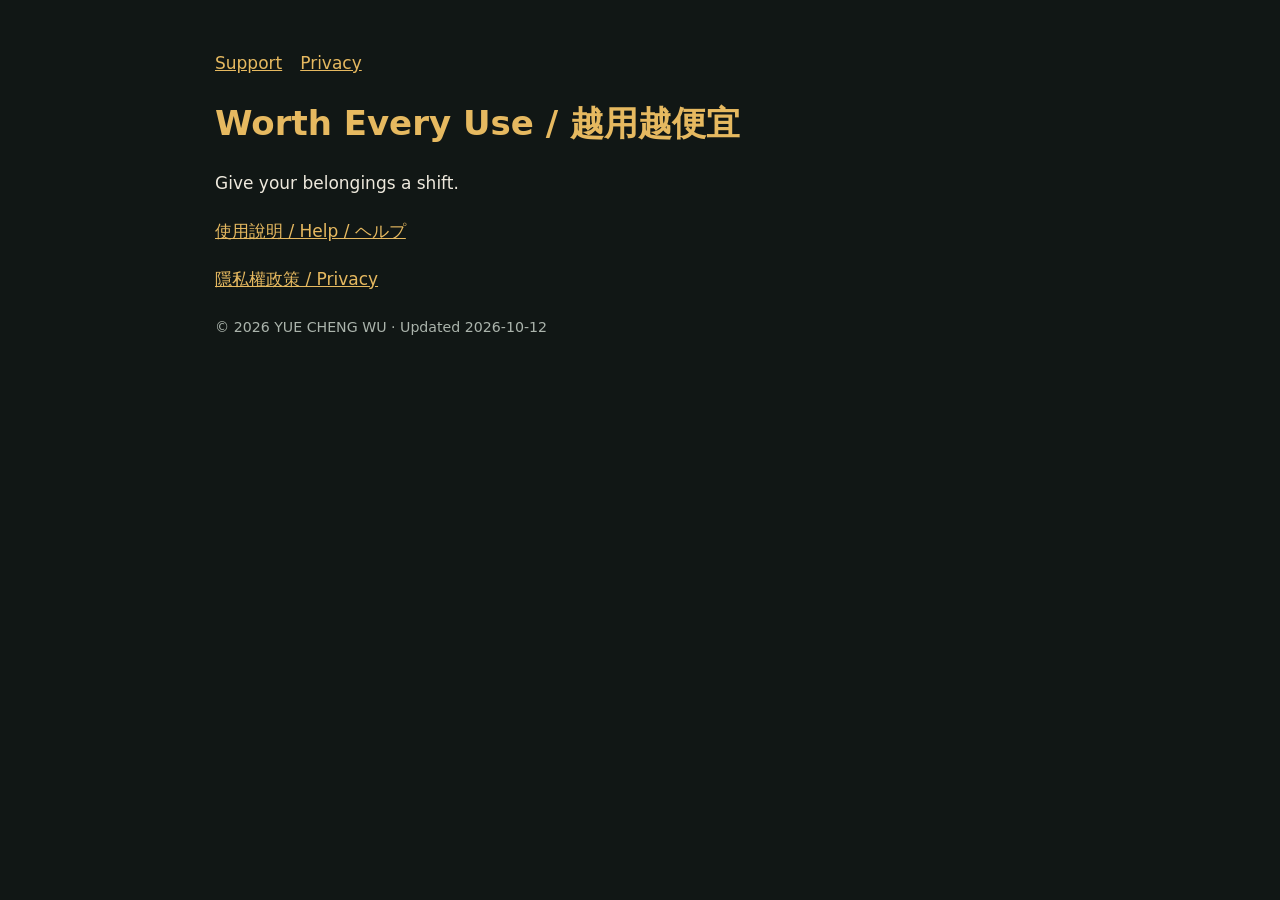
<file: index.html>
<!doctype html><html lang="zh-Hant"><meta charset="utf-8"><meta name="viewport" content="width=device-width, initial-scale=1"><title>Worth Every Use / 越用越便宜</title><link rel="stylesheet" href="style.css"><main><nav><a href="support.html">Support</a><a href="privacy.html">Privacy</a></nav><h1>Worth Every Use / 越用越便宜</h1><p>Give your belongings a shift.</p><p><a href="support.html">使用說明 / Help / ヘルプ</a></p><p><a href="privacy.html">隱私權政策 / Privacy</a></p><p><small>© 2026 YUE CHENG WU · Updated 2026-10-12</small></p></main></html>
</file>
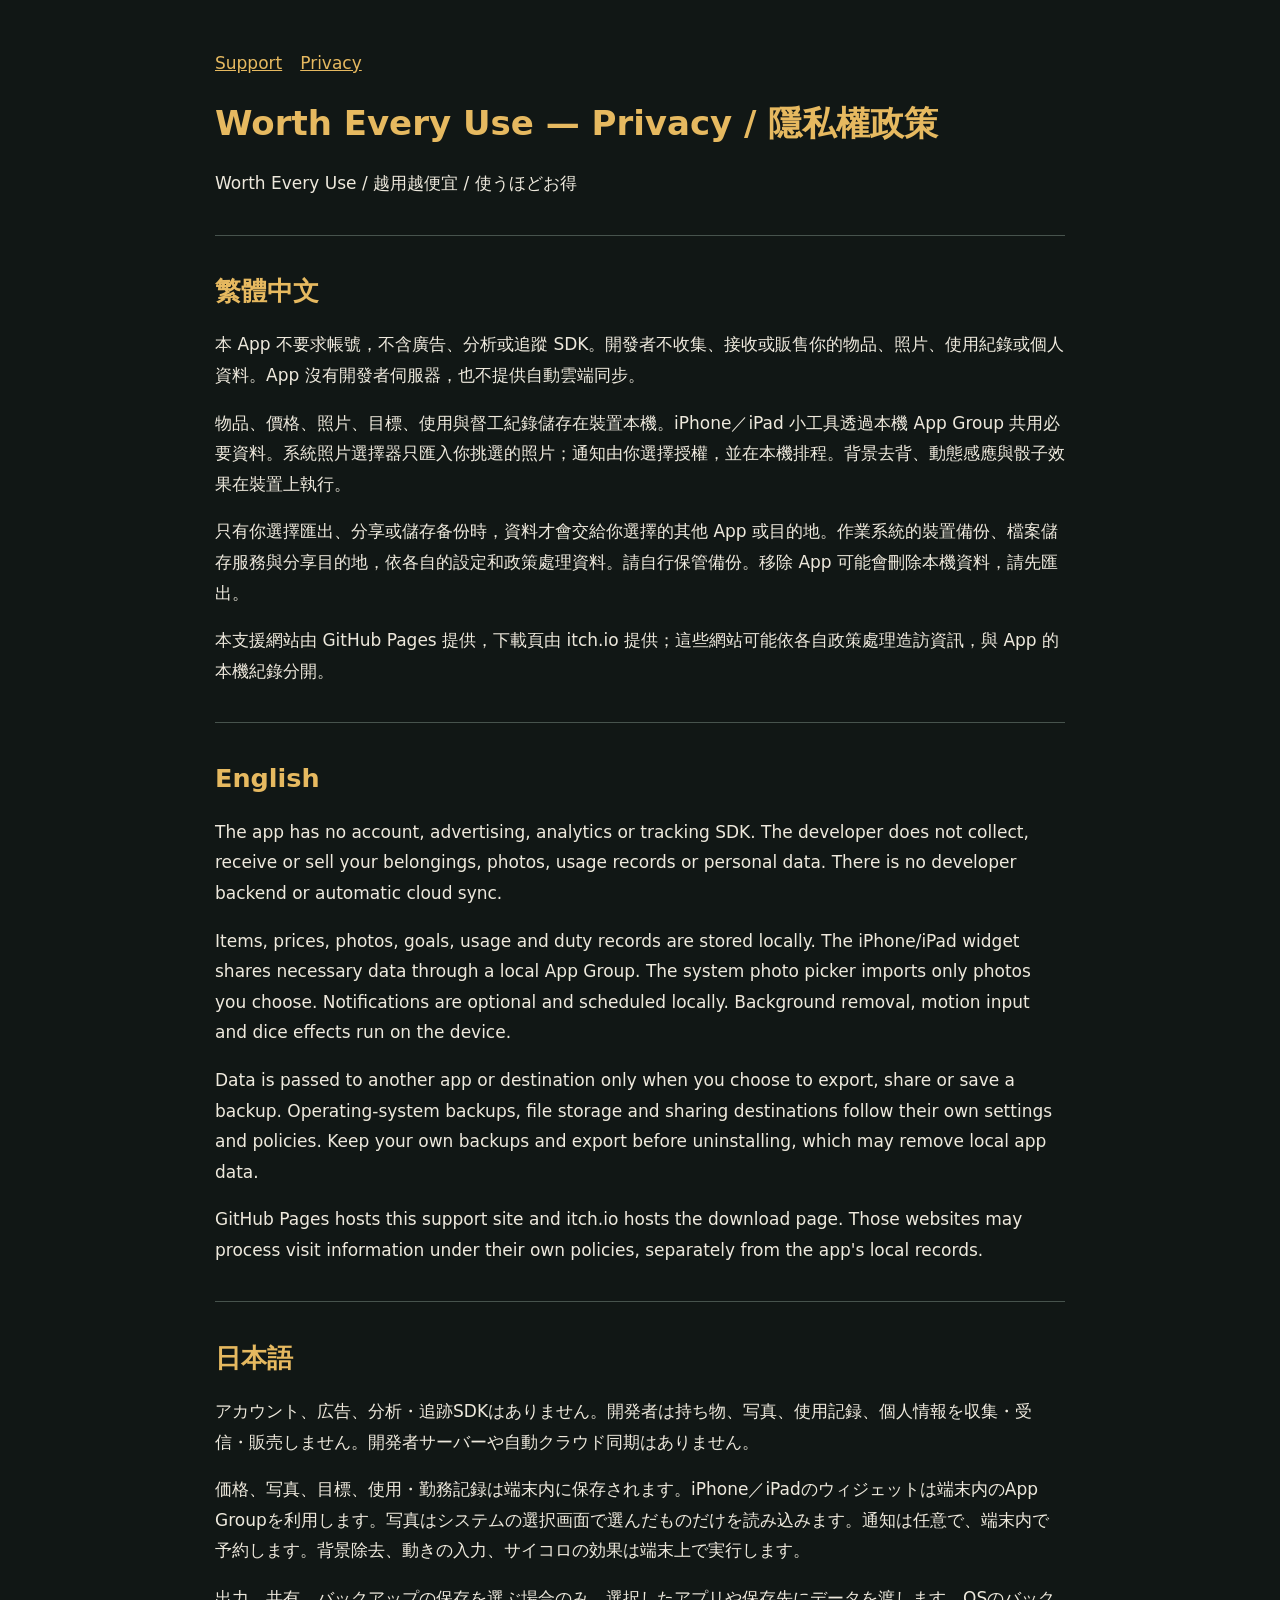
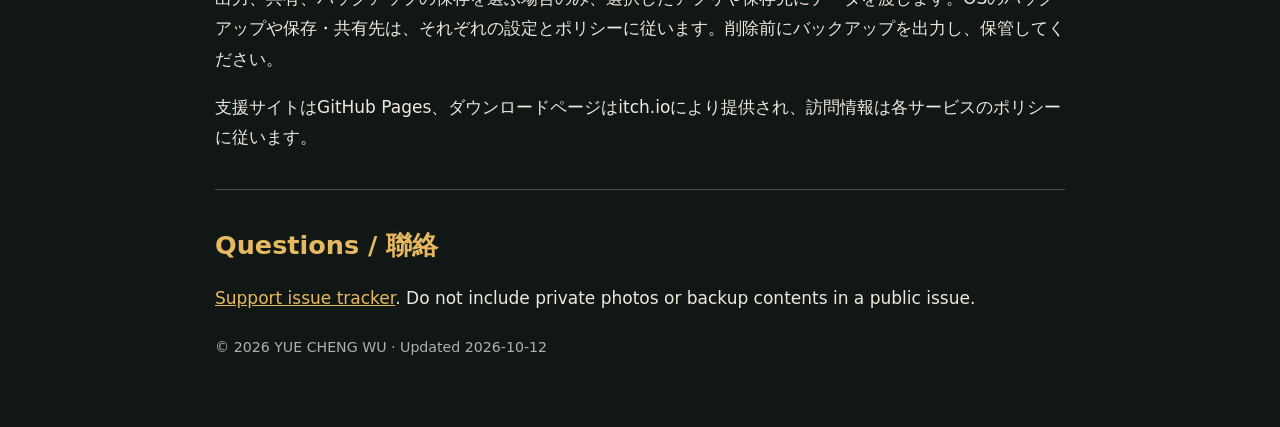
<file: privacy.html>
<!doctype html><html lang="zh-Hant"><meta charset="utf-8"><meta name="viewport" content="width=device-width, initial-scale=1"><title>Worth Every Use — Privacy / 隱私權政策</title><link rel="stylesheet" href="style.css"><main><nav><a href="support.html">Support</a><a href="privacy.html">Privacy</a></nav><h1>Worth Every Use — Privacy / 隱私權政策</h1><p>Worth Every Use / 越用越便宜 / 使うほどお得</p>
<section><h2>繁體中文</h2><p>本 App 不要求帳號，不含廣告、分析或追蹤 SDK。開發者不收集、接收或販售你的物品、照片、使用紀錄或個人資料。App 沒有開發者伺服器，也不提供自動雲端同步。</p><p>物品、價格、照片、目標、使用與督工紀錄儲存在裝置本機。iPhone／iPad 小工具透過本機 App Group 共用必要資料。系統照片選擇器只匯入你挑選的照片；通知由你選擇授權，並在本機排程。背景去背、動態感應與骰子效果在裝置上執行。</p><p>只有你選擇匯出、分享或儲存备份時，資料才會交給你選擇的其他 App 或目的地。作業系統的裝置備份、檔案儲存服務與分享目的地，依各自的設定和政策處理資料。請自行保管備份。移除 App 可能會刪除本機資料，請先匯出。</p><p>本支援網站由 GitHub Pages 提供，下載頁由 itch.io 提供；這些網站可能依各自政策處理造訪資訊，與 App 的本機紀錄分開。</p></section>
<section lang="en"><h2>English</h2><p>The app has no account, advertising, analytics or tracking SDK. The developer does not collect, receive or sell your belongings, photos, usage records or personal data. There is no developer backend or automatic cloud sync.</p><p>Items, prices, photos, goals, usage and duty records are stored locally. The iPhone/iPad widget shares necessary data through a local App Group. The system photo picker imports only photos you choose. Notifications are optional and scheduled locally. Background removal, motion input and dice effects run on the device.</p><p>Data is passed to another app or destination only when you choose to export, share or save a backup. Operating-system backups, file storage and sharing destinations follow their own settings and policies. Keep your own backups and export before uninstalling, which may remove local app data.</p><p>GitHub Pages hosts this support site and itch.io hosts the download page. Those websites may process visit information under their own policies, separately from the app's local records.</p></section>
<section lang="ja"><h2>日本語</h2><p>アカウント、広告、分析・追跡SDKはありません。開発者は持ち物、写真、使用記録、個人情報を収集・受信・販売しません。開発者サーバーや自動クラウド同期はありません。</p><p>価格、写真、目標、使用・勤務記録は端末内に保存されます。iPhone／iPadのウィジェットは端末内のApp Groupを利用します。写真はシステムの選択画面で選んだものだけを読み込みます。通知は任意で、端末内で予約します。背景除去、動きの入力、サイコロの効果は端末上で実行します。</p><p>出力、共有、バックアップの保存を選ぶ場合のみ、選択したアプリや保存先にデータを渡します。OSのバックアップや保存・共有先は、それぞれの設定とポリシーに従います。削除前にバックアップを出力し、保管してください。</p><p>支援サイトはGitHub Pages、ダウンロードページはitch.ioにより提供され、訪問情報は各サービスのポリシーに従います。</p></section>
<section><h2>Questions / 聯絡</h2><p><a href="https://github.com/culaliya/worth-every-use-support/issues">Support issue tracker</a>. Do not include private photos or backup contents in a public issue.</p></section><p><small>© 2026 YUE CHENG WU · Updated 2026-10-12</small></p></main></html>
</file>
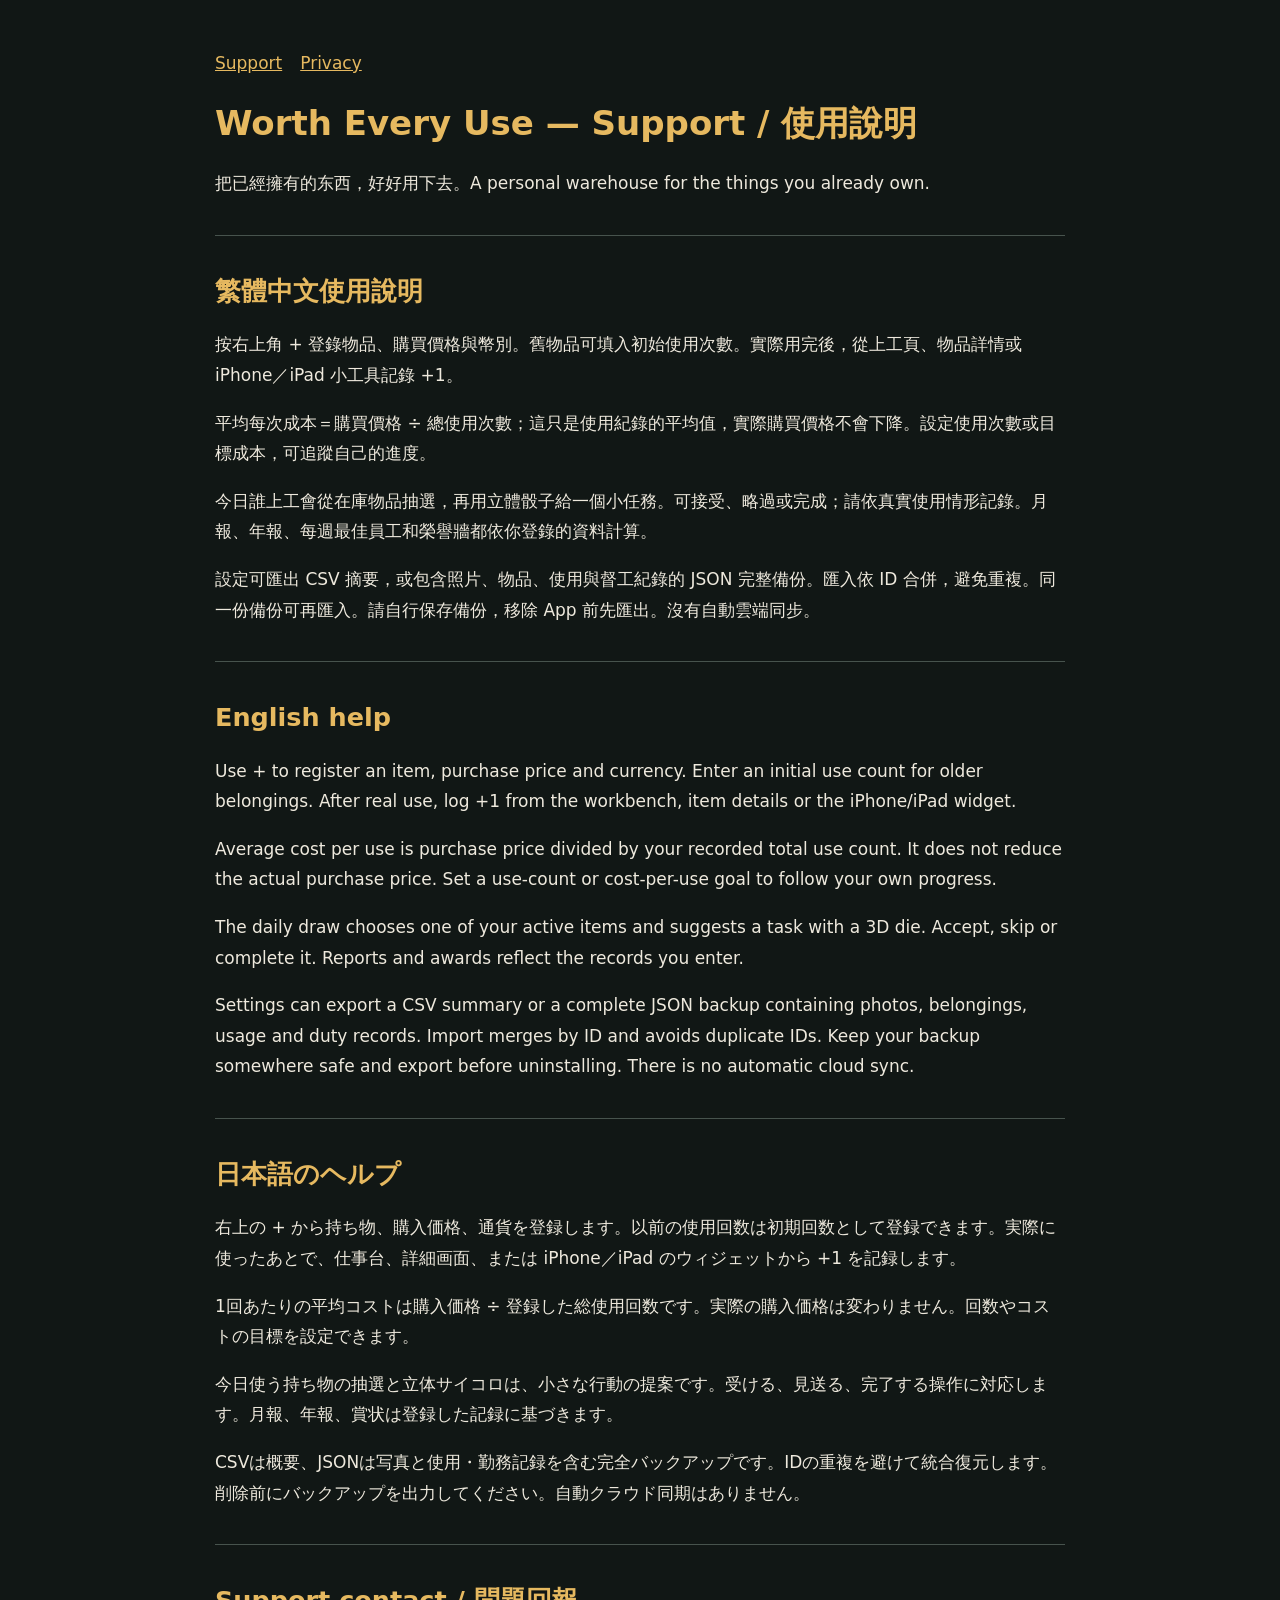
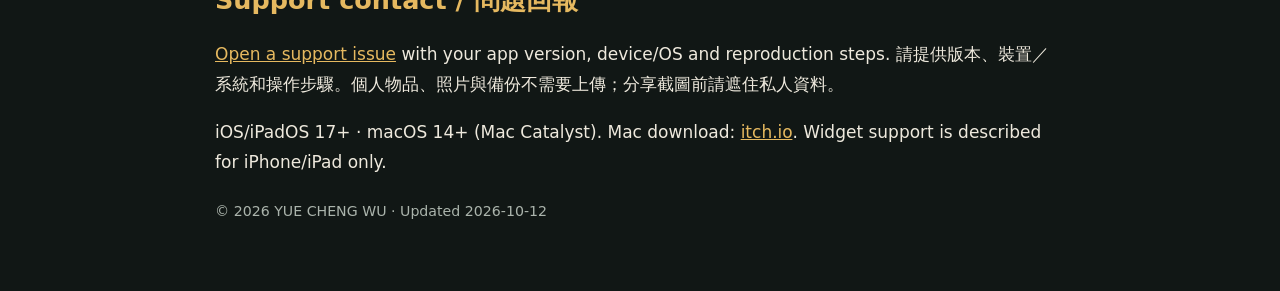
<file: support.html>
<!doctype html><html lang="zh-Hant"><meta charset="utf-8"><meta name="viewport" content="width=device-width, initial-scale=1"><title>Worth Every Use — Support / 使用說明</title><link rel="stylesheet" href="style.css"><main><nav><a href="support.html">Support</a><a href="privacy.html">Privacy</a></nav><h1>Worth Every Use — Support / 使用說明</h1><p>把已經擁有的东西，好好用下去。A personal warehouse for the things you already own.</p>
<section><h2>繁體中文使用說明</h2><p>按右上角 + 登錄物品、購買價格與幣別。舊物品可填入初始使用次數。實際用完後，從上工頁、物品詳情或 iPhone／iPad 小工具記錄 +1。</p><p>平均每次成本＝購買價格 ÷ 總使用次數；這只是使用紀錄的平均值，實際購買價格不會下降。設定使用次數或目標成本，可追蹤自己的進度。</p><p>今日誰上工會從在庫物品抽選，再用立體骰子給一個小任務。可接受、略過或完成；請依真實使用情形記錄。月報、年報、每週最佳員工和榮譽牆都依你登錄的資料計算。</p><p>設定可匯出 CSV 摘要，或包含照片、物品、使用與督工紀錄的 JSON 完整備份。匯入依 ID 合併，避免重複。同一份備份可再匯入。請自行保存備份，移除 App 前先匯出。沒有自動雲端同步。</p></section>
<section lang="en"><h2>English help</h2><p>Use + to register an item, purchase price and currency. Enter an initial use count for older belongings. After real use, log +1 from the workbench, item details or the iPhone/iPad widget.</p><p>Average cost per use is purchase price divided by your recorded total use count. It does not reduce the actual purchase price. Set a use-count or cost-per-use goal to follow your own progress.</p><p>The daily draw chooses one of your active items and suggests a task with a 3D die. Accept, skip or complete it. Reports and awards reflect the records you enter.</p><p>Settings can export a CSV summary or a complete JSON backup containing photos, belongings, usage and duty records. Import merges by ID and avoids duplicate IDs. Keep your backup somewhere safe and export before uninstalling. There is no automatic cloud sync.</p></section>
<section lang="ja"><h2>日本語のヘルプ</h2><p>右上の + から持ち物、購入価格、通貨を登録します。以前の使用回数は初期回数として登録できます。実際に使ったあとで、仕事台、詳細画面、または iPhone／iPad のウィジェットから +1 を記録します。</p><p>1回あたりの平均コストは購入価格 ÷ 登録した総使用回数です。実際の購入価格は変わりません。回数やコストの目標を設定できます。</p><p>今日使う持ち物の抽選と立体サイコロは、小さな行動の提案です。受ける、見送る、完了する操作に対応します。月報、年報、賞状は登録した記録に基づきます。</p><p>CSVは概要、JSONは写真と使用・勤務記録を含む完全バックアップです。IDの重複を避けて統合復元します。削除前にバックアップを出力してください。自動クラウド同期はありません。</p></section>
<section><h2>Support contact / 問題回報</h2><p><a href="https://github.com/culaliya/worth-every-use-support/issues">Open a support issue</a> with your app version, device/OS and reproduction steps. 請提供版本、裝置／系統和操作步驟。個人物品、照片與備份不需要上傳；分享截圖前請遮住私人資料。</p><p>iOS/iPadOS 17+ · macOS 14+ (Mac Catalyst). Mac download: <a href="https://culaliya.itch.io/worth-every-use">itch.io</a>. Widget support is described for iPhone/iPad only.</p></section><p><small>© 2026 YUE CHENG WU · Updated 2026-10-12</small></p></main></html>
</file>
<file: style.css>
body{margin:0;background:#111715;color:#eee9dd;font:17px/1.8 system-ui,sans-serif}main{max-width:850px;margin:auto;padding:48px 24px}h1,h2,h3{line-height:1.3;color:#e6b960}a{color:#e6b960}section{border-top:1px solid #47534d;margin-top:36px;padding-top:18px}nav a{margin-right:18px}small{color:#abb4ac}
</file>
